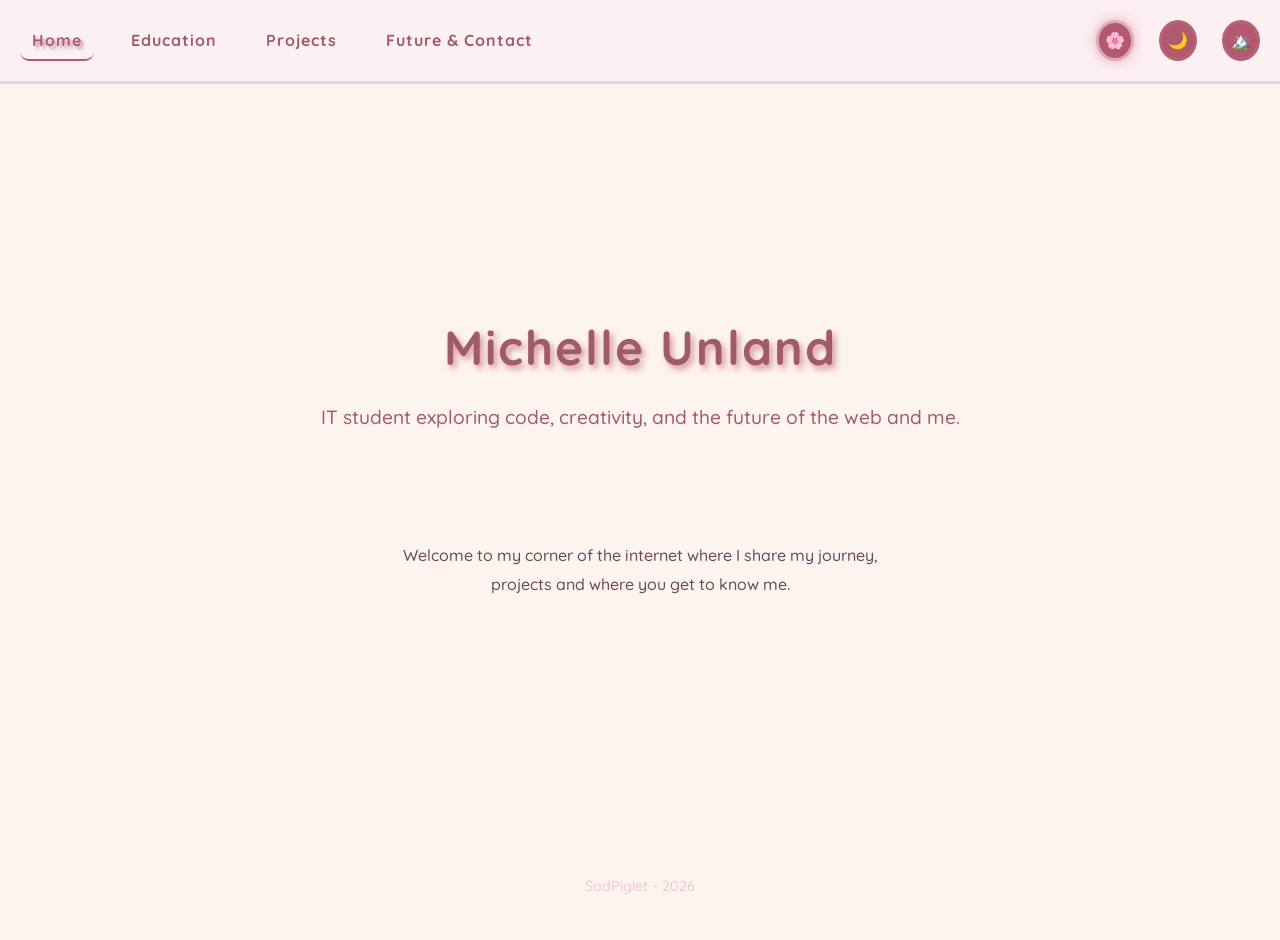
<file: index.html>
<!DOCTYPE html>
<html lang="en">
<head>
  <meta charset="UTF-8">
  <meta name="viewport" content="width=device-width, initial-scale=1.0">
  <title>My journey in IT - Michelle Unland</title>
    <link rel="icon" href="data:image/svg+xml,<svg xmlns='http://www.w3.org/2000/svg' viewBox='0 0 100 100'><text y='80' font-size='80'>🐷</text></svg>">
  <link rel="stylesheet" href="style.css">
  <link rel="preconnect" href="https://fonts.googleapis.com">
  <link rel="preconnect" href="https://fonts.gstatic.com" crossorigin>
  <link href="https://fonts.googleapis.com/css2?family=Quicksand:wght@300..700&display=swap" rel="stylesheet">
</head>

<body>

  <!-- === Navigation === -->
  <nav aria-label="Main navigation">
    <a href="index.html" class="active">Home</a>
    <a href="education.html" >Education</a>
    <a href="projects.html" >Projects</a>
    <a href="future.html" >Future & Contact</a>

  <!-- === Theme buttons === -->
    <button id="theme-pink" class="theme-btn active" aria-label="Cherry Blossom theme">🌸</button>
    <button id="theme-purple" class="theme-btn" aria-label="Purple Sunset theme">🌙</button>
    <button id="theme-blue" class="theme-btn" aria-label="Blue Mountain theme">🏔️</button>

  </nav>



  <!-- === Main content === -->
  <main>
    <div class="hero">
      <h1>Michelle Unland</h1>
      <p class="tagline">IT student exploring code, creativity, and the future of the web and me.</p>
      <div class="section-divider"></div>
      <p class="subtitle">Welcome to my corner of the internet where I share my journey, projects and where you get to know me.</p>
    </div>


    
  </main>

  <footer>SadPiglet - 2026</footer>
  
  <button id="back-to-top" aria-label="Scroll to top of page" title="Back to top">↑</button>

  <script src="script.js"></script>
</body>
</html>
</file>
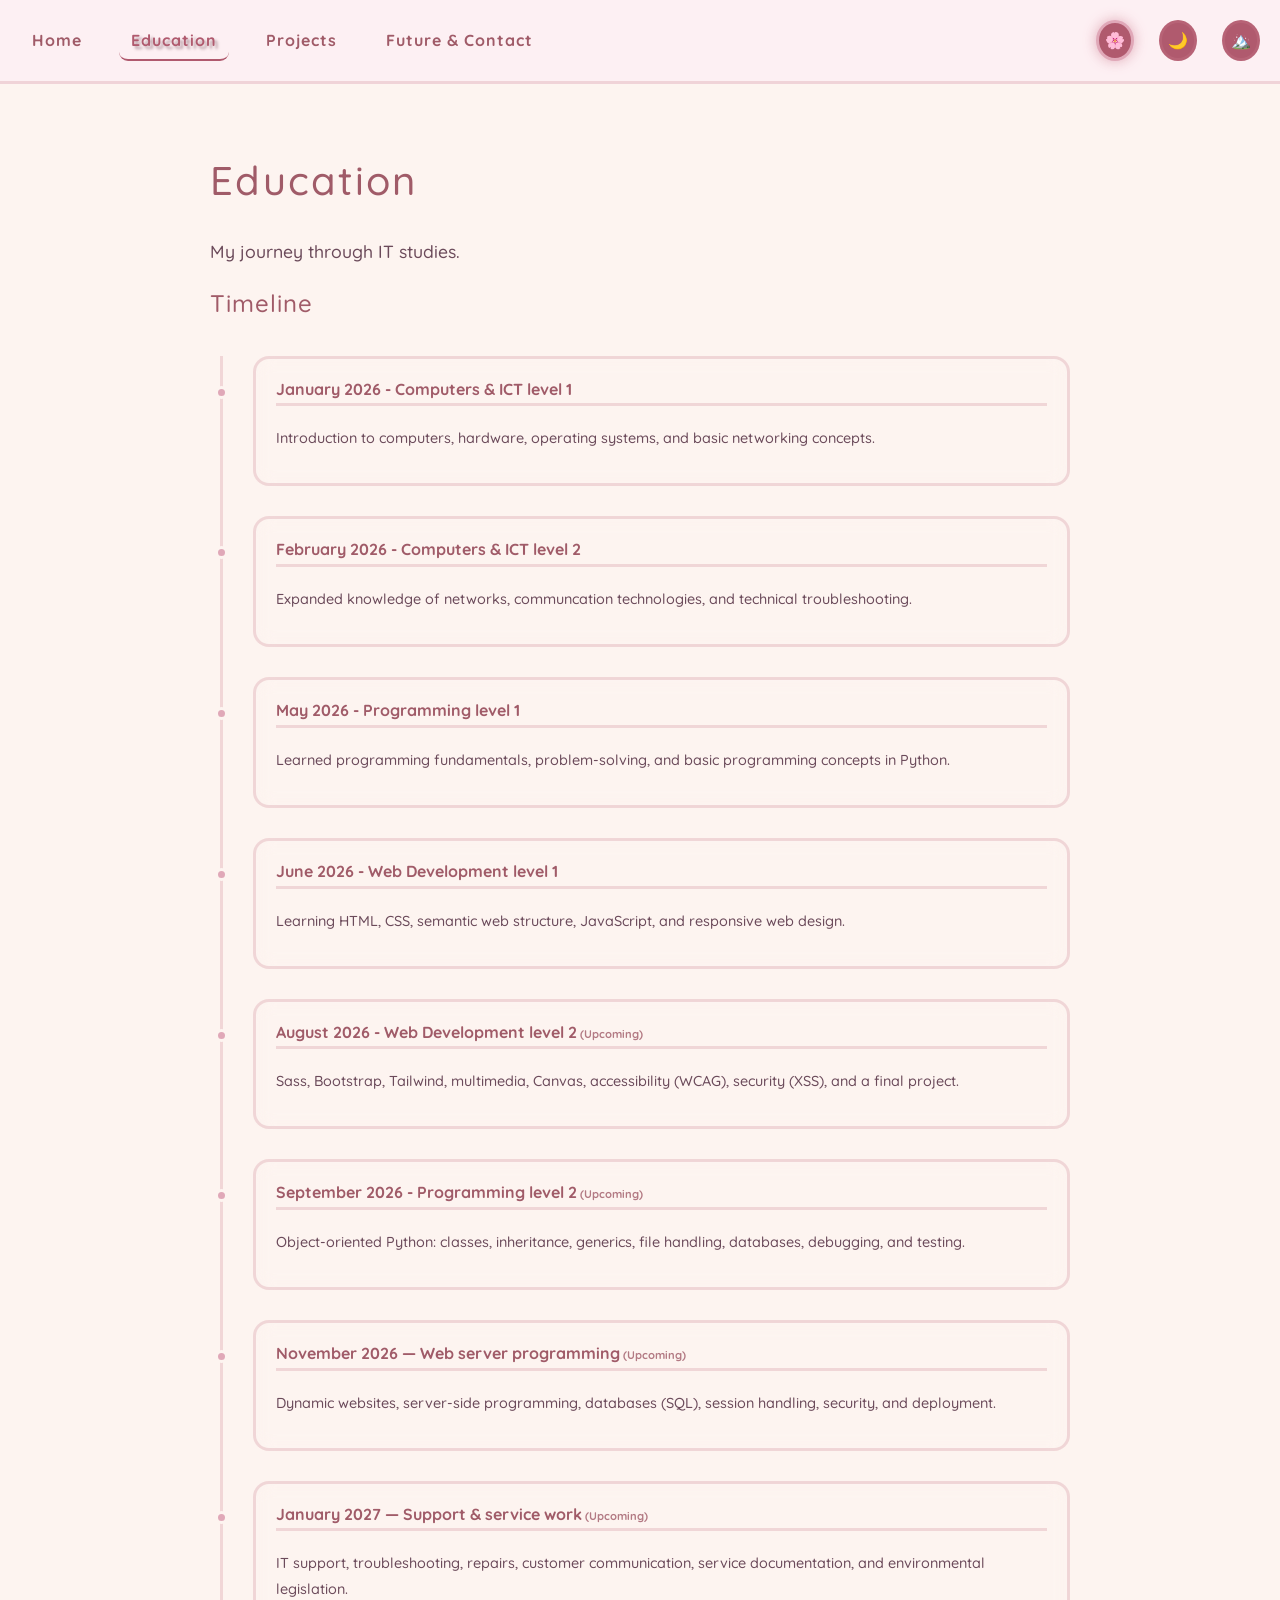
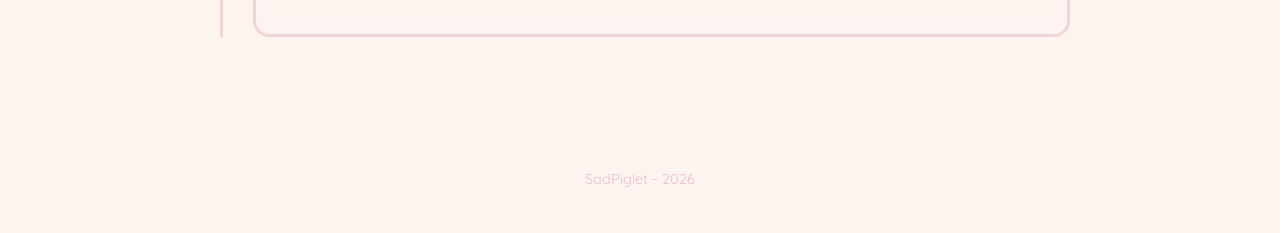
<file: education.html>
<!DOCTYPE html>
<html lang="en">
<head>
  <meta charset="UTF-8">
  <meta name="viewport" content="width=device-width, initial-scale=1.0">
  <title>My IT Journey - Michelle Unland</title>
  <link rel="icon" href="data:image/svg+xml,<svg xmlns='http://www.w3.org/2000/svg' viewBox='0 0 100 100'><text y='80' font-size='80'>🐷</text></svg>">
  <link rel="stylesheet" href="style.css">
  <link rel="preconnect" href="https://fonts.googleapis.com">
  <link rel="preconnect" href="https://fonts.gstatic.com" crossorigin>
  <link href="https://fonts.googleapis.com/css2?family=Quicksand:wght@300..700&display=swap" rel="stylesheet">
</head>

<body>

  <!-- === Navigation === -->
  <nav aria-label="Main navigation">
    <a href="index.html">Home</a>
    <a href="education.html" class="active">Education</a>
    <a href="projects.html">Projects</a>
    <a href="future.html">Future & Contact</a>

    <!-- === Theme buttons === -->
    <button id="theme-pink" class="theme-btn active" aria-label="Cherry Blossom theme">🌸</button>
    <button id="theme-purple" class="theme-btn" aria-label="Purple Sunset theme">🌙</button>
    <button id="theme-blue" class="theme-btn" aria-label="Blue Mountain theme">🏔️</button>
  </nav>

  <!-- === Main content === -->
  <main>
    <h1>Education</h1>
    <p>My journey through IT studies.</p>

    <h2>Timeline</h2>

    <div class="timeline">

      <div class="timeline-item">
        <div class="timeline-dot"></div>
        <div class="timeline-content">
          <h3>January 2026 - Computers & ICT level 1</h3>
          <p>Introduction to computers, hardware, operating systems, and basic networking concepts.</p>
        </div>
      </div>

      <div class="timeline-item">
        <div class="timeline-dot"></div>
        <div class="timeline-content">
          <h3>February 2026 - Computers & ICT level 2</h3>
          <p>Expanded knowledge of networks, communcation technologies, and technical troubleshooting.</p>
        </div>
      </div>

      <div class="timeline-item">
        <div class="timeline-dot"></div>
        <div class="timeline-content">
          <h3>May 2026 - Programming level 1</h3>
          <p>Learned programming fundamentals, problem-solving, and basic programming concepts in Python.</p>
        </div>
      </div>

      <div class="timeline-item">
        <div class="timeline-dot"></div>
        <div class="timeline-content">
          <h3>June 2026 - Web Development level 1</h3>
          <p>Learning HTML, CSS, semantic web structure, JavaScript, and responsive web design.</p>
        </div>
      </div>

      <div class="timeline-item">
        <div class="timeline-dot"></div>
        <div class="timeline-content">
          <h3>August 2026 - Web Development level 2<span style="font-size: 0.7em; opacity: 0.8;"> (Upcoming)</span></h3>
          <p>Sass, Bootstrap, Tailwind, multimedia, Canvas, accessibility (WCAG), security (XSS), and a final project.</p>
        </div>
      </div>
  
      <div class="timeline-item">
        <div class="timeline-dot"></div>
        <div class="timeline-content">
          <h3>September 2026 - Programming level 2<span style="font-size: 0.7em; opacity: 0.8;"> (Upcoming)</span></h3>
          <p>Object-oriented Python: classes, inheritance, generics, file handling, databases, debugging, and testing.</p>
        </div>
      </div>

      <div class="timeline-item">
        <div class="timeline-dot"></div>
        <div class="timeline-content">
          <h3>November 2026 — Web server programming<span style="font-size: 0.7em; opacity: 0.8;"> (Upcoming)</span></h3>
          <p>Dynamic websites, server-side programming, databases (SQL), session handling, security, and deployment.</p>
        </div>
      </div>

      <div class="timeline-item">
        <div class="timeline-dot"></div>
        <div class="timeline-content">
          <h3>January 2027 — Support & service work<span style="font-size: 0.7em; opacity: 0.8;"> (Upcoming)</span></h3>
          <p>IT support, troubleshooting, repairs, customer communication, service documentation, and environmental legislation.</p>
        </div>
      </div>

    </div>

    



  
  </main>

  <footer>SadPiglet - 2026</footer>

  <button id="back-to-top" aria-label="Scroll to top of page" title="Back to top">↑</button>

  <script src="script.js"></script>
</body>
</html>
</file>
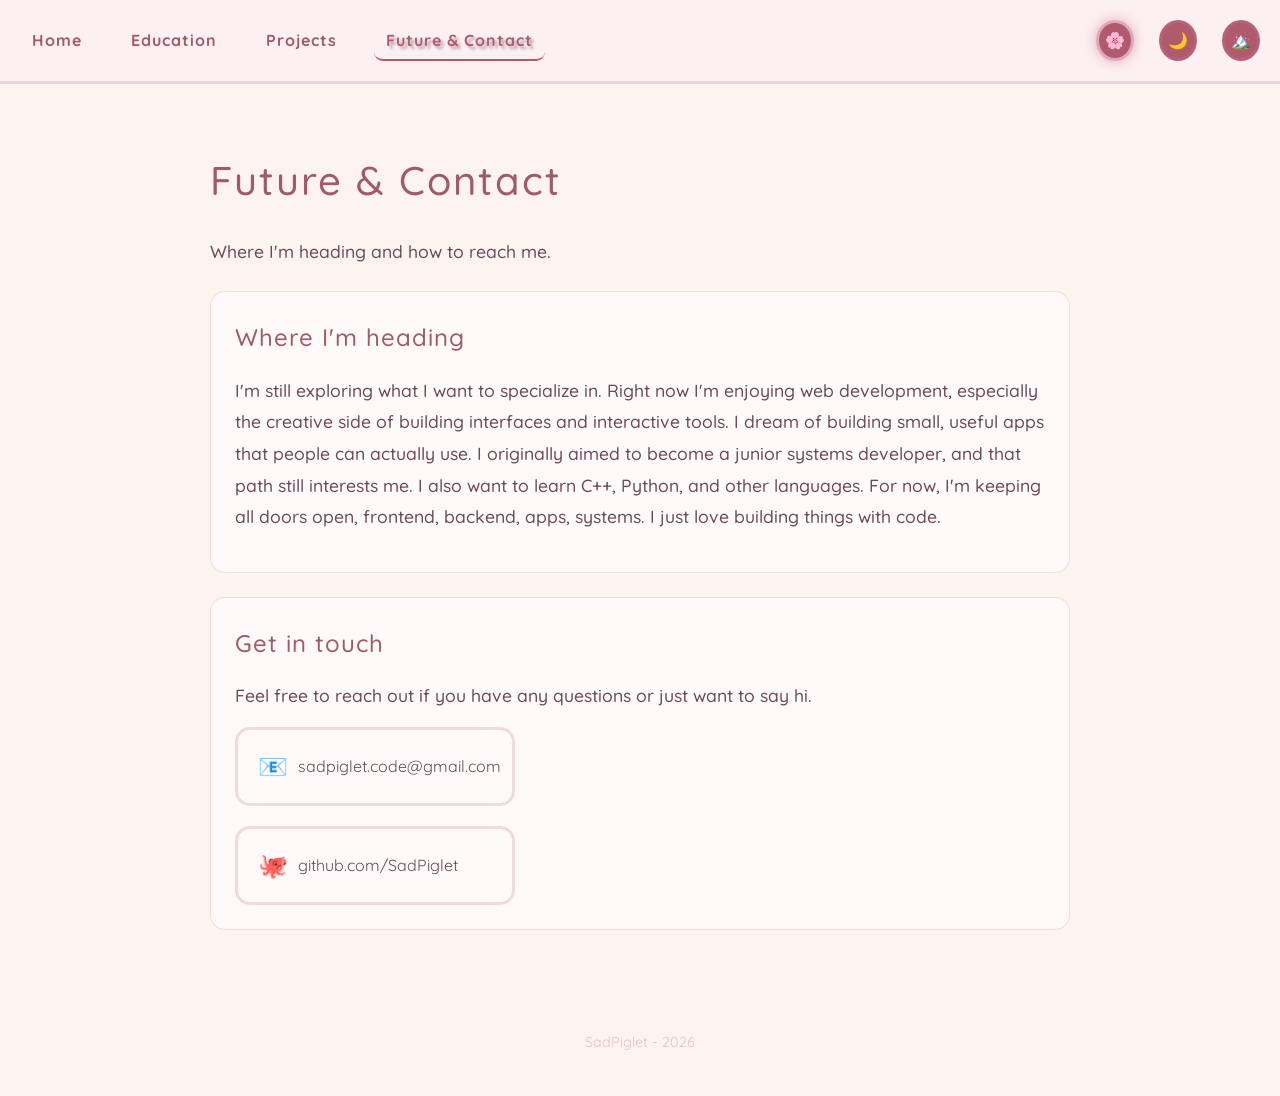
<file: future.html>
<!DOCTYPE html>
<html lang="en">
<head>
  <meta charset="UTF-8">
  <meta name="viewport" content="width=device-width, initial-scale=1.0">
  <title>My journey in IT - Michelle Unland</title>
    <link rel="icon" href="data:image/svg+xml,<svg xmlns='http://www.w3.org/2000/svg' viewBox='0 0 100 100'><text y='80' font-size='80'>🐷</text></svg>">
  <link rel="stylesheet" href="style.css">
  <link rel="preconnect" href="https://fonts.googleapis.com">
  <link rel="preconnect" href="https://fonts.gstatic.com" crossorigin>
  <link href="https://fonts.googleapis.com/css2?family=Quicksand:wght@300..700&display=swap" rel="stylesheet">
</head>

<body>

  <!-- === Navigation === -->
  <nav aria-label="Main navigation">
    <a href="index.html" >Home</a>
    <a href="education.html" >Education</a>
    <a href="projects.html">Projects</a>
    <a href="future.html" class="active">Future & Contact</a>

    <!-- === Theme buttons === -->
    <button id="theme-pink" class="theme-btn active" aria-label="Cherry Blossom theme">🌸</button>
    <button id="theme-purple" class="theme-btn" aria-label="Purple Sunset theme">🌙</button>
    <button id="theme-blue" class="theme-btn" aria-label="Blue Mountain theme">🏔️</button>
  </nav>

  <!-- === Main content === -->
  <main>
    <h1>Future & Contact</h1>
    <p>Where I'm heading and how to reach me.</p>

    <!-- Framtidsplaner -->
    <section class="future-section">
      <h2>Where I'm heading</h2>
      <p>I'm still exploring what I want to specialize in. Right now I'm enjoying web development, especially the creative side of building interfaces and interactive tools. I dream of building small, useful apps that people can actually use. I originally aimed to become a junior systems developer, and that path still interests me. I also want to learn C++, Python, and other languages. For now, I'm keeping all doors open, frontend, backend, apps, systems. I just love building things with code.</p>
    </section>

    <section class="contact-section">
      <h2>Get in touch</h2>
      <p>Feel free to reach out if you have any questions or just want to say hi.</p>

      <div class="contact-links">
        <a href="mailto:sadpiglet.code@gmail.com" class="contact-item">
          <span class="contact-icon">📧</span>
          sadpiglet.code@gmail.com
        </a>
        <a href="https://github.com/SadPiglet" class="contact-item">
          <span class="contact-icon">🐙</span>
          github.com/SadPiglet
        </a>
      </div>
    </section>


    
  </main>

  <footer>SadPiglet - 2026</footer>
  
  <button id="back-to-top" aria-label="Scroll to top of page" title="Back to top">↑</button>

  <script src="script.js"></script>
  
</body>
</html>
</file>
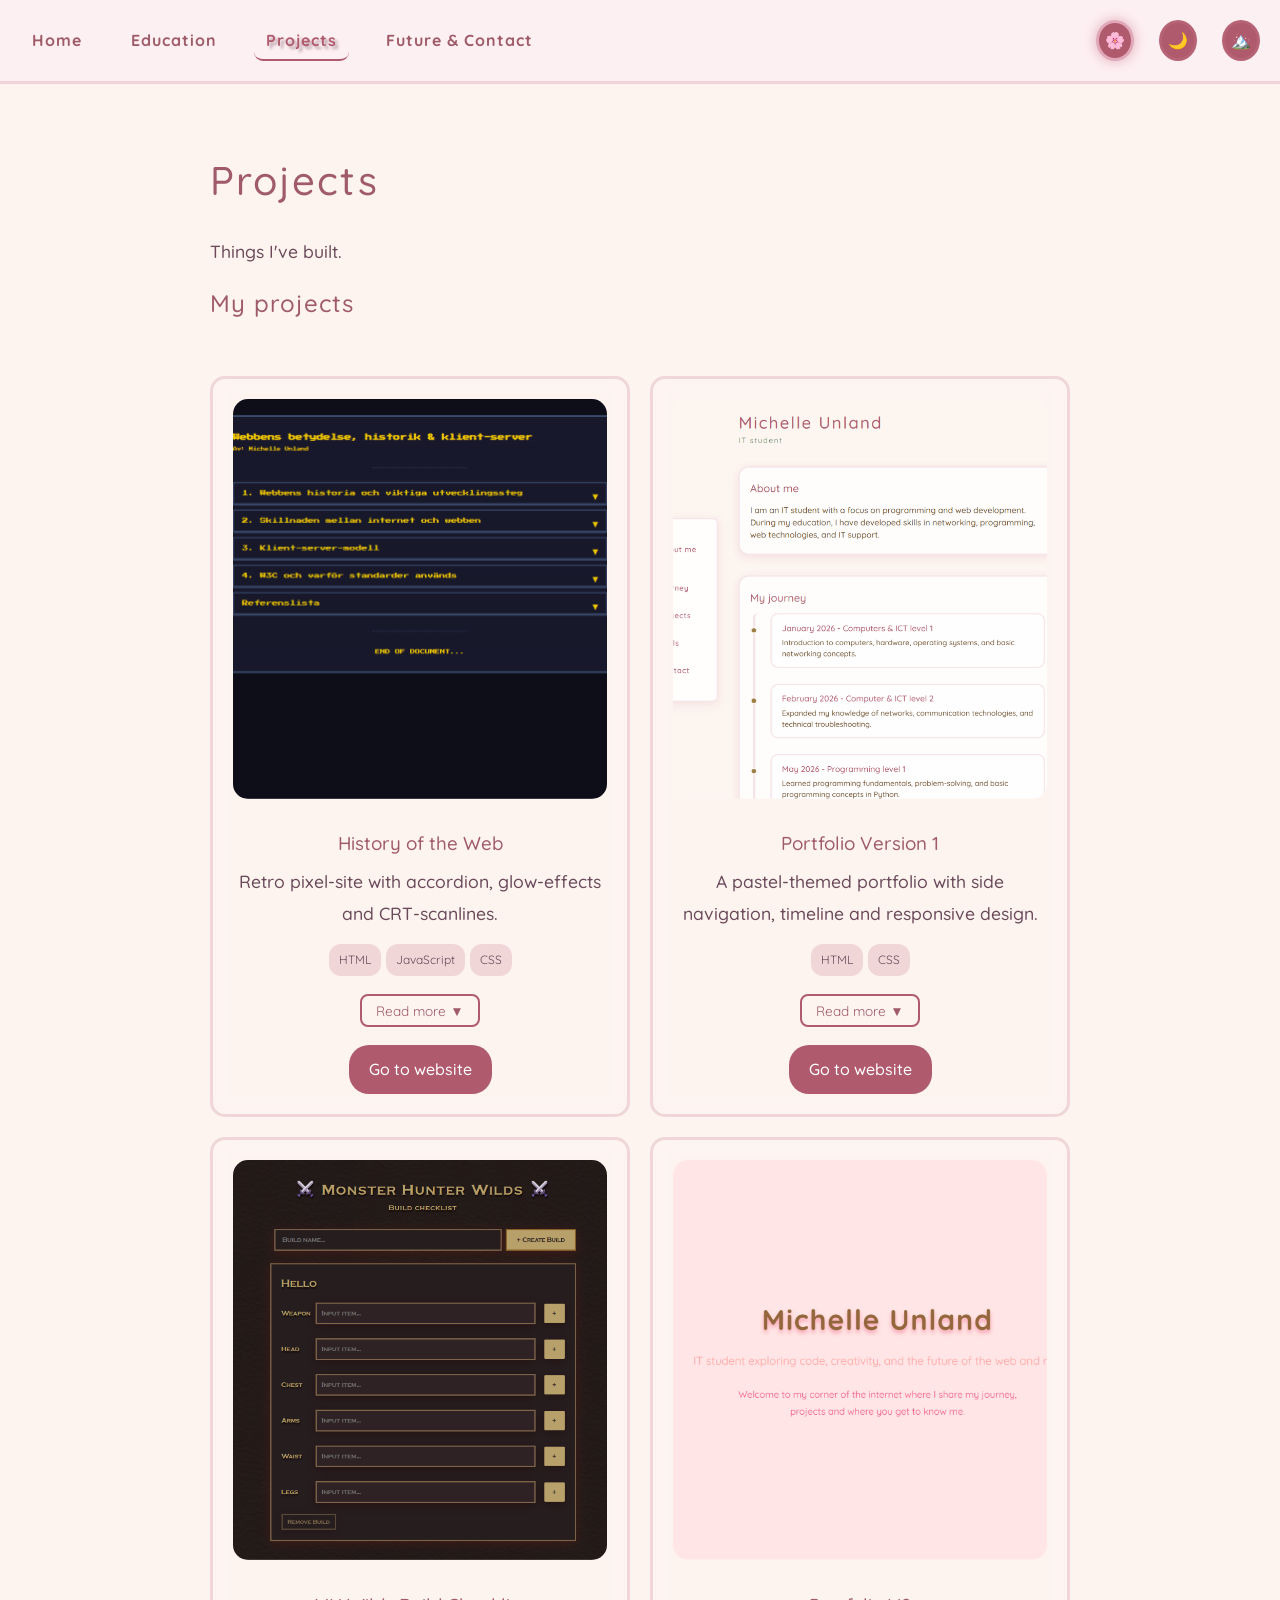
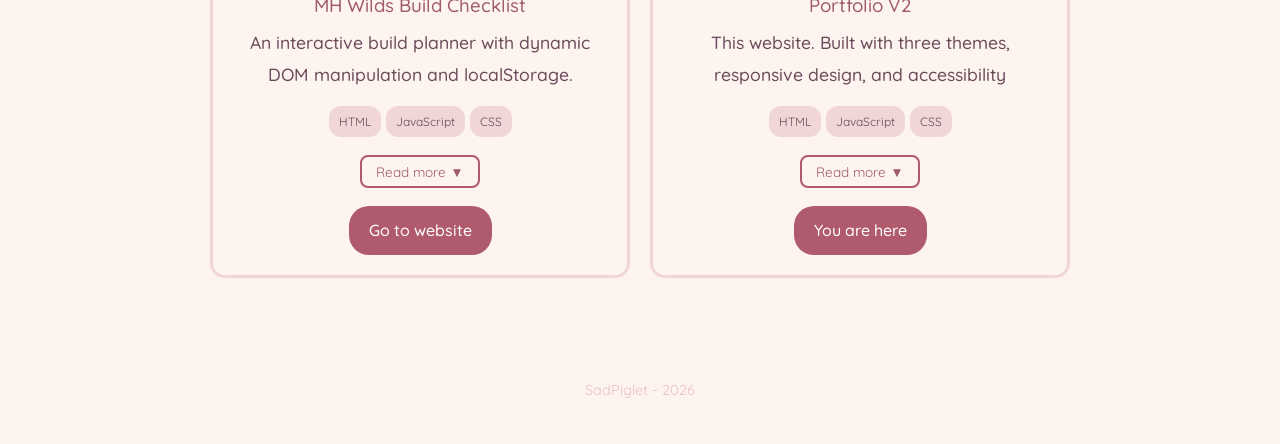
<file: projects.html>
<!DOCTYPE html>
<html lang="en">
<head>
  <meta charset="UTF-8">
  <meta name="viewport" content="width=device-width, initial-scale=1.0">
  <title>My IT Journey - Michelle Unland</title>
    <link rel="icon" href="data:image/svg+xml,<svg xmlns='http://www.w3.org/2000/svg' viewBox='0 0 100 100'><text y='80' font-size='80'>🐷</text></svg>">
  <link rel="stylesheet" href="style.css">
  <link rel="preconnect" href="https://fonts.googleapis.com">
  <link rel="preconnect" href="https://fonts.gstatic.com" crossorigin>
  <link href="https://fonts.googleapis.com/css2?family=Quicksand:wght@300..700&display=swap" rel="stylesheet">
</head>

<body>

  <!-- === Navigation === -->
  <nav aria-label="Main navigation">
    <a href="index.html" >Home</a>
    <a href="education.html" >Education</a>
    <a href="projects.html" class="active">Projects</a>
    <a href="future.html" >Future & Contact</a>

    <!-- === Theme buttons === -->
    <button id="theme-pink" class="theme-btn active" aria-label="Cherry Blossom theme">🌸</button>
    <button id="theme-purple" class="theme-btn" aria-label="Purple Sunset theme">🌙</button>
    <button id="theme-blue" class="theme-btn" aria-label="Blue Mountain theme">🏔️</button>
  </nav>

  <!-- === Main content === -->
  <main>
    <h1>Projects</h1>
    <p>Things I've built.</p>
    <h2>My projects</h2>

    <div class="project-grid">

      <article class="project-card">
        <img src="images/WebsHistory-project1.png" alt="Preview of the webs history" class="project-img">
        <h3>History of the Web</h3>
        <p>Retro pixel-site with accordion, glow-effects and CRT-scanlines.</p>
        <div class="project-tags">
          <span>HTML</span>
          <span>JavaScript</span>
          <span>CSS</span>
        </div>

        <!-- Expanderbar detalj-sektion -->
        <button class="expand-btn" aria-expanded="false">Read more ▼</button>
        <div class="project-details">
          <p>This was my first web project. I learned about semantic HTML, CSS variables, pseudo-elements, and how to build an accordion from scratch. The retro pixel theme was inspired by old NES games and CRT monitors.</p>
          <p><strong>Challenges:</strong> Getting the accordion to work with JavaScript and making the scanlines look authentic.</p>
          <p><strong>What I learned:</strong> DOM manipulation, event listeners, and responsive design basics.</p>
        </div>

        <a href="https://sadpiglet.github.io/Webbens-historia-aktivitet1/" class="btn" aria-label="View project: History of the Web">Go to website</a>
      </article>

      <article class="project-card">
        <img src="images/Portfoliov1-project2.png" alt="Preview of Portfolio version 1" class="project-img">
        <h3>Portfolio Version 1</h3>
        <p>A pastel-themed portfolio with side navigation, timeline and responsive design.</p>
        <div class="project-tags">
          <span>HTML</span>
          <span>CSS</span>
        </div>

        <button class="expand-btn" aria-expanded="false">Read more ▼</button>
        <div class="project-details">
          <p>My first portfolio. A pastel-themed site with a side navigation menu and an education timeline.</p>
          <p><strong>Challenges:</strong> Getting the contrast right for the light theme.</p>
          <p><strong>What I learned:</strong> Flexbox, CSS grid, responsive design with media queries, and accessibility testing with WAVE and ARIA labels.</p>
        </div>
        <a href="https://sadpiglet.github.io/Presentationssida-aktivitet2/" class="btn" aria-label="View project: Portfolio version 1">Go to website</a>
      </article>

      <article class="project-card">
        <img src="images/MHWilds-project3.png" alt="Preview of Monster Hunter Wilds Build checklist" class="project-img">
        <h3>MH Wilds Build Checklist</h3>
        <p>An interactive build planner with dynamic DOM manipulation and localStorage.</p>
        <div class="project-tags">
          <span>HTML</span>
          <span>JavaScript</span>
          <span>CSS</span>
        </div>

        <button class="expand-btn" aria-expanded="false">Read more ▼</button>
        <div class="project-details">
          <p>An interactive build planner for Monster Hunter Wilds. Users can create builds, add gear to six equipment slots, check off items, and delete builds. All saved with localStorage.</p>
          <p><strong>Challenges:</strong> Getting localStorage to save and load correctly between sessions, and managing dynamic DOM elements for multiple builds.</p>
          <p><strong>What I learned:</strong> Arrays, objects, functions, DOM manipulation, event handling, and how to persist data with localStorage</p>
          <p><strong>Future plans:</strong> I want to replace the manual input fields with a search function connected to a database or API for Monster Hunter Wilds gear. This would let users search for weapons, armor, and decorations instead of typing them in manually. I'd also like to add decoration slots and automatic skill calculations to make it a complete build tool.</p>
        </div>

        <a href="https://sadpiglet.github.io/Aktivitet3-JS-DOM/" class="btn" aria-label="View project: Monster hunter wilds checklist">Go to website</a>
      </article>

      <article class="project-card">
        <img src="images/Portfoliov2-project4.png" alt="Preview of this website that you are on" class="project-img">
        <h3>Portfolio V2</h3>
        <p>This website. Built with three themes, responsive design, and accessibility</p>
        <div class="project-tags">
          <span>HTML</span>
          <span>JavaScript</span>
          <span>CSS</span>
        </div>

        <button class="expand-btn" aria-expanded="false">Read more ▼</button>
        <div class="project-details">
          <p>My current portfolio. Built with everything I've learned. Features three color themes with a theme switcher, expandable project cards, and full accessibility testing.</p>
          <p><strong>Challenges:</strong> Balancing contrast for all three themes and getting the theme switcher to work seamlessly across four pages.</p>
          <p><strong>What I learned:</strong> CSS custom properties for theming, localStorage for cross-page preferences, and how to build a complete, accessible website from scratch.</p>
        </div>

        <a href="#" class="btn">You are here</a>
      </article>
    </div>


  
  </main>

  <footer>SadPiglet - 2026</footer>

  <button id="back-to-top" aria-label="Scroll to top of page" title="Back to top">↑</button>

  <script src="script.js"></script>
</body>
</html>
</file>
<file: style.css>
/* ============================================
   My IT Journey - Michelle Unland
   Aktivitet 5 - Webbprojekt
   ============================================ */


/* --- 1. CSS-variabler: Standardtema (Cherry Blossom) --- */
:root {
  --bg: #fdf4f0;
  --card: #fefaf9;
  --text: #6b4a5a;
  --heading: #a05b68;
  --accent: #e0a8b8;
  --border: rgba(201, 125, 139, 0.25);
  --hover: #b05a6e;
  --nav-bg: rgba(253, 240, 243, 0.9);
  --box-shdw: 0 4px 20px rgba(161, 57, 78, 0.666);
  --divider: rgba(201, 125, 139, 0.15);
  --nav-hover: rgba(201, 125, 139, 0.2);
  --hero-glow: 3px 4px 6px rgba(185, 80, 108, 0.6);
  --nav-active-shadow: 3px 3px 3px rgba(80, 30, 50, 0.4);
  --nav-active-color: var(--hover);
  --btn-bg: #b05a6e;
  --btn-text: #ffffff;
}

/* --- 1b. Tema 2: Purple Sunset/Dark --- */
body.theme-purple-sunset {
  --bg: #1a1025;
  --card: #2d1a3a;
  --text: #e8dced;
  --heading: #d4a88c;
  --accent: #c97d8b;
  --border: rgba(201, 125, 139, 0.3);
  --hover: #b05a6e;
  --nav-bg: rgba(26, 16, 37, 0.9);
  --box-shdw: 0 4px 20px rgba(244, 193, 84, 0.677);
  --divider: rgba(201, 125, 139, 0.2);
  --nav-hover: rgba(194, 102, 167, 0.2);
  --hero-glow: 
    0 4px 8px rgba(0, 0, 0, 0.5), 
    0 0 20px var(--accent), 
    0 0 40px var(--accent);
  --nav-active-shadow: 0 0 10px var(--accent);
  --nav-active-color: var(--accent);
  --btn-bg: var(--accent);
  --btn-text: var(--bg);
}

/* 1c. Tema 3: Mountain Lake/Light --- */
body.theme-mountain-lake {
  --bg: #1a2833;
  --card: #243447;
  --text: #dce8f0;
  --heading: #8fbfb8;
  --accent: #b0d0d8;
  --border: rgba(176, 208, 216, 0.3);
  --hover: #6fa89e;
  --nav-bg: rgba(26, 40, 51, 0.9);
  --box-shdw: 0 4px 20px rgba(101, 206, 235, 0.537);
  --divider: rgba(176, 208, 216, 0.2);
  --nav-hover: rgba(176, 208, 216, 0.2);
  --hero-glow: 
    0 4px 8px rgba(0, 0, 0, 0.5), 
    0 0 20px var(--accent), 
    0 0 40px var(--accent);
  --nav-active-shadow: 0 0 10px var(--accent);
  --nav-active-color: var(--accent);
  --btn-bg: var(--accent);
  --btn-text: var(--bg);
}

/* --- 2. Bas --- */
* {
  margin: 0;
  padding: 0;
  box-sizing: border-box;
}

body {
  background: var(--bg);
  color: var(--text);
  font-family: 'Quicksand', sans-serif;
  line-height: 1.8;
  min-height: 100vh;
  transition: background 0.5s, color 0.5s;
  animation: fadeIn 0.8s ease-in-out;
}

html {
  scroll-behavior: smooth;
}

/* --- Fade-in animation ---*/
@keyframes fadeIn {
  from { opacity: 0; transform: translateY(10px); }
  to { opacity: 1; transform: translateY(0);}
}

/* --- 3. Navigering --- */
nav {
  display: flex;
  justify-content: center;
  gap: 25px;
  padding: 20px;
  background: var(--nav-bg);
  backdrop-filter: blur(20px);
  -webkit-backdrop-filter: blur(20px);
  position: sticky;
  top: 0;
  z-index: 100;
  backdrop-filter: blur(10px);
  border-bottom: 3px solid var(--border);
  animation: fadeIn 0.8s ease-in-out;
}

nav a {
  color: var(--heading);
  text-decoration: none;
  font-weight: 700;
  letter-spacing: 1px;
  transition: ease-in-out 0.5s;
  padding: 6px 12px;
  border-radius: 9px;
}

nav a:hover {
  color: var(--bg);
  background: var(--hover);
  box-shadow: var(--box-shdw);
}

nav a.active {
  color: var(--nav-active-color);
  border-bottom: 2px solid var(--nav-active-color);
  padding-bottom: 4px;
  text-shadow: var(--nav-active-shadow);
}

/* --- 3b - Back to top-knapp ---*/
#back-to-top {
  position: fixed;
  bottom: 20px;
  right: 20px;
  background: var(--btn-bg);
  color: var(--btn-text);
  border: 2px solid var(--border);
  padding: 10px 15px;
  border-radius: 50%;
  cursor: pointer;
  font-size: 1.2em;
  z-index: 100;
  transition: all 0.3s;
  opacity: 0;
  pointer-events: none;
}

#back-to-top.visible {
  opacity: 1;
  pointer-events: auto;
}

#back-to-top:hover {
  background: var(--hover);
  color: var(--bg);
  box-shadow: var(--box-shdw);
}

/* --- 4. Main --- */
main {
  max-width: 900px;
  margin: 0 auto;
  padding: 60px 20px;
}

/* --- 5. Headers och paragrafer --- */
h1 {
  color: var(--heading);
  font-size: 2.5em;
  font-weight: 500;
  letter-spacing: 2px;
  margin-bottom: 20px;
}

h2 {
  color: var(--heading);
  font-size: 1.5em;
  font-weight: 500;
  letter-spacing: 1px;
  margin-bottom: 15px;
}

p {
  margin-bottom: 15px;
  font-size: 1.1em;
  font-weight: 500;
}

/* --- Divider --- */
.section-divider {
  border: none;
  height: 2px;
  background: var(--divider);
  margin: 40px 0;
}

/* --- 6. Temaknappar --- */
.theme-btn {
  background: var(--btn-bg);
  color: var(--btn-text);
  border: 3px solid var(--border);
  padding: 4px 6px;
  border-radius: 50%;
  cursor: pointer;
  font-size: 1em;
  transition: all 0.3s;
}

.theme-btn:first-of-type {
  margin-left: auto;
}

.theme-btn:hover {
  background: var(--hover);
  transform: scale(1.15);
}

.theme-btn.active {
  border-color: var(--accent);
  box-shadow: 0 0 14px var(--accent);
}

/* --- 7. Hero-sektion --- */
.hero {
  display: flex;
  flex-direction: column;
  justify-content: center;
  align-items: center;
  min-height: 70vh;
  text-align: center;
}

.hero h1 {
  font-size: 3em;
  margin-bottom: 10px;
  text-shadow: 0 5px 7px var(--txt-shdw);
  font-weight: 700;
  text-shadow: var(--hero-glow);
}

.hero .tagline {
  font-size: 1.2em;
  color: var(--heading);
  margin-bottom: 25px;
}

.hero .subtitle {
  font-size: 1em;
  max-width: 500px;
  font-weight: 500;
}

/* --- 8. Timeline --- */
.timeline {
  position: relative;
  padding-left: 30px;
  border-left: 3px solid var(--border);
  margin-left: 10px;
  margin-top: 30px;
}

.timeline-item {
  position: relative;
  margin-bottom: 30px;
}

.timeline-dot {
  position: absolute;
  left: -38px;
  top: 30px;
  width: 13px;
  height: 13px;
  background: var(--accent);
  border-radius: 50%;
  border: 3px solid var(--bg);
}

.timeline-content {
  background: var(--card);
  border: 3px solid var(--border);
  border-radius: 16px;
  padding: 16px 20px;
  transition: ease-in-out 0.5s;
  backdrop-filter: blur(10px);
  background: rgba(255, 255, 255, 0.05);
}

.timeline-content:hover {
  transform: translateY(4px);
  box-shadow: var(--box-shdw);
}

.timeline-content h3 {
  color: var(--heading);
  font-size: 1em;
  font-weight: 700;
  margin-bottom: 20px;
  border-bottom: 3px solid var(--border);
}

.timeline-content p {
  font-size: 0.90em;
  font-weight: 500;
}

/* ---9. Projektkort --- */
.project-grid {
  display: flex;
  gap: 20px;
  flex-wrap: wrap;
  margin-top: 50px;
}

.project-card {
  flex: 1 1 280px;
  background: var(--card);
  border: 3px solid var(--border);
  border-radius: 15px;
  padding: 20px;
  text-align: center;
  transition: box-shadow 0.5s;
  backdrop-filter: blur(10px);
  background: rgba(255, 255, 255, 0.05);
  transition: ease-in-out 0.5s;
  align-self: flex-start;
}

.project-card:hover {
  box-shadow: var(--box-shdw);
  transform: translateY(-10px);
}

.project-img {
  width: 100%;
  height: 400px;
  object-fit: cover;
  border-radius: 15px;
  margin-bottom: 20px;
}

.project-card h3 {
  color: var(--heading);
  font-weight: 500;
  margin-bottom: 5px;
}

.project-tags {
  display: flex;
  justify-content: center;
  gap: 5px;
  flex-wrap: wrap;
  margin: 10px 0;
}

.project-tags span {
  background: var(--border);
  color: var(--text);
  font-size: 0.75em;
  padding: 5px 10px;
  border-radius: 12px;
}

.btn {
  display: inline-block;
  background: var(--btn-bg);
  color: var(--btn-text);
  padding: 10px 20px;
  border-radius: 20px;
  text-decoration: none;
  font-weight: 500;
  margin-top: 10px;
  transition: all 0.3s;
}

.btn:hover {
  background: var(--hover);
  transform: translateY(-2px);
  box-shadow: var(--box-shdw);
}

/* Expanderbar detalj-sektion */
.expand-btn {
  background: none;
  border: 2px solid var(--btn-bg);
  color: var(--heading);
  padding: 6px 14px;
  border-radius: 8px;
  cursor: pointer;
  font-family: 'Quicksand', sans-serif;
  font-size: 0.85em;
  margin: 8px 0;
  transition: all 0.3s;
}

.expand-btn:hover  {
  background: var(--nav-hover);
}

.expand-btn.open {
  background: var(--accent);
  color: var(--bg);
}

.project-details {
  max-height: 0;
  overflow: hidden;
  transition: max-height 0.4s ease-out;
  text-align: left;
  font-size: 0.9em;
}

.project-details.open {
  max-height: 500px;
  transition: max-height 0.5s ease-in;
  overflow-y: auto;
  transition: max-height 0.5s ease-in;
}


/* Scrollbar design - Opera, Edge, Safari, Chrome*/
.project-details::-webkit-scrollbar {
  width: 4px;
}

.project-details::-webkit-scrollbar-track {
  background: transparent;
}

.project-details::-webkit-scrollbar-thumb {
  background: var(--accent);
  border-radius: 10px;
}

/* Scrollbar design - Firefox */
.project-details {
  scrollbar-width: thin;
  scrollbar-color: var(--accent) transparent;
}

.project-details p {
  margin: 8px 0;
  opacity: 0.85;
}

/* --- 10. Future & Contact --- */
.future-section, .contact-section {
  background: var(--card);
  border: 1px solid var(--border);
  border-radius: 15px;
  padding: 24px;
  margin-top: 24px;
  transition: transform 0.3s;
}

.future-section:hover, .contact-section:hover {
  transform: translateY(-2px);
  box-shadow: var(--box-shdw);
}

.contact-links {
  display: flex;
  flex-direction: column;
  gap: 20px;
  margin-top: 15px;
}

.contact-item {
  display: flex;
  align-items: center;
  gap: 10px;
  background: var(--card);
  border: 3px solid var(--border);
  border-radius: 15px;
  padding: 15px 20px;
  color: var(--text);
  text-decoration: none;
  transition: all 0.3s;
  max-width: 280px;
  backdrop-filter: blur(10px);
  background: rgba(255, 255, 255, 0.05);
}

.contact-item:hover {
  background: var(--hover);
  color: var(--bg);
}

.contact-icon {
  font-size: 1.5em;
}

/* --- 11. Footer --- */
footer {
  text-align: center;
  padding: 40px;
  color: var(--accent);
  opacity: 0.7;
  font-size: 0.9em;
}

/* --- 12. Media Queries - responsiv design --- */

@media (max-width: 768px) {
  main {
    padding: 40px 16px;
  }

  h1 { 
    font-size: 2em; 
  }

  .hero h1 { 
    font-size: 2.2em; 
  }

  nav { 
    gap: 12px; flex-wrap: wrap;
  }

  nav a {
    font-size: 0.8em;
    padding: 4px 8px;
  }

  .theme-btn {
    font-size: 0.85em;
    padding: 5px 8px;
  }

  .project-card {
    flex: 1 1 100%;
  }
}


@media (max-width: 480px) {
  h1 {
    font-size: 1.6em;
  }

  .hero h1 {
    font-size: 1.8em;
  }

  .hero .tagline {
    font-size: 1em;
  }

  nav {
    gap: 8px;
    padding: 10px;
  }

  nav a {
    font-size: 0.7em;
  }

  .timeline {
    padding-left: 20px;
    margin-left: 5px;
  }

  .timeline-dot {
    left: -27px;
    width: 10px;
    height: 10px;
  }

  .contact-item {
    max-width: 100%;
  }
}
</file>
